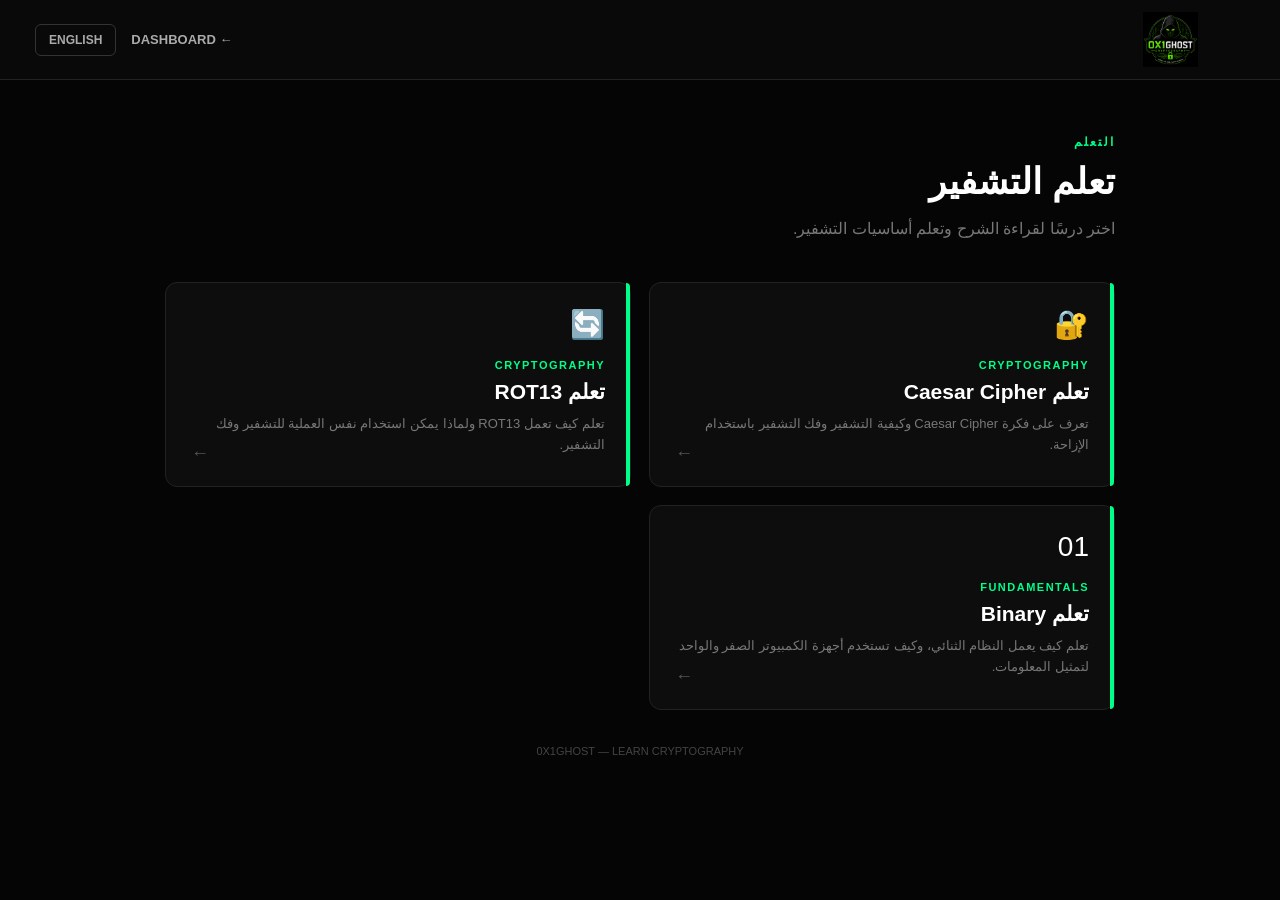
<file: learn.html>
<!DOCTYPE html>
<html lang="ar" dir="rtl">

<head>

    <meta charset="UTF-8">

    <meta
        name="viewport"
        content="width=device-width, initial-scale=1.0"
    >

    <title>Learn | 0X1GHOST</title>

    <link
        rel="icon"
        type="image/png"
        href="favicon.png"
    >

    <style>

        * {
            margin: 0;
            padding: 0;
            box-sizing: border-box;
            font-family: Arial, Helvetica, sans-serif;
        }

        body {
            min-height: 100vh;
            background: #050505;
            color: white;
        }

        .navbar {
            min-height: 70px;
            border-bottom: 1px solid #222;
            background: #090909;

            display: flex;
            align-items: center;
            justify-content: space-between;

            padding: 12px 35px;
            gap: 20px;
        }

        .logo {
            display: flex;
            align-items: center;
            text-decoration: none;
        }

        .logo img {
            display: block;
            width: 150px;
            height: auto;
            max-height: 55px;
            object-fit: contain;
        }

        .nav-right {
            display: flex;
            align-items: center;
            gap: 15px;
            flex-wrap: wrap;
        }

        .nav-link {
            color: #aaa;
            text-decoration: none;
            font-size: 13px;
            font-weight: bold;
            transition: 0.2s;
        }

        .nav-link:hover {
            color: #00ff88;
        }

        .language-btn {
            background: transparent;
            border: 1px solid #333;
            color: #aaa;

            padding: 8px 13px;

            border-radius: 6px;

            font-size: 12px;
            font-weight: bold;

            cursor: pointer;

            transition: 0.2s;
        }

        .language-btn:hover {
            border-color: #00ff88;
            color: #00ff88;
        }

        .container {
            width: 100%;
            max-width: 1000px;

            margin: auto;

            padding: 55px 25px;
        }

        .page-header {
            margin-bottom: 40px;
        }

        .page-label {
            color: #00ff88;

            font-size: 12px;
            font-weight: bold;

            letter-spacing: 2px;

            margin-bottom: 12px;
        }

        .page-title {
            font-size: 36px;
            margin-bottom: 12px;
        }

        .page-description {
            color: #777;
            line-height: 1.7;
            max-width: 750px;
        }

        .lessons-list.hidden {
            display: none;
        }

        .lessons-grid {
            display: grid;

            grid-template-columns:
                repeat(2, 1fr);

            gap: 18px;
        }

        .lesson-card {
            position: relative;

            display: block;

            width: 100%;
            min-height: 205px;

            padding: 25px;

            background: #0d0d0d;

            border: 1px solid #222;

            border-radius: 12px;

            text-decoration: none;
            color: white;

            cursor: pointer;

            transition:
                transform 0.2s,
                border-color 0.2s,
                box-shadow 0.2s;
        }

        .lesson-card:hover {
            transform: translateY(-4px);

            border-color: #00ff88;

            box-shadow:
                0 0 25px
                rgba(0, 255, 136, 0.08);
        }

        .lesson-card::before {
            content: "";

            position: absolute;

            top: 0;
            right: 0;

            width: 4px;
            height: 100%;

            background: #00ff88;

            border-radius:
                0 12px 12px 0;
        }

        html[dir="ltr"] .lesson-card::before {
            right: auto;
            left: 0;

            border-radius:
                12px 0 0 12px;
        }

        .card-icon {
            font-size: 28px;
            margin-bottom: 18px;
        }

        .card-label {
            color: #00ff88;

            font-size: 11px;
            font-weight: bold;

            letter-spacing: 1.5px;

            margin-bottom: 9px;
        }

        .card-title {
            font-size: 21px;
            margin-bottom: 10px;
        }

        .card-description {
            color: #777;

            font-size: 13px;

            line-height: 1.6;
        }

        .card-arrow {
            position: absolute;

            bottom: 22px;
            left: 25px;

            color: #555;

            font-size: 18px;

            transition: 0.2s;
        }

        html[dir="ltr"] .card-arrow {
            left: auto;
            right: 25px;
        }

        .lesson-card:hover .card-arrow {
            color: #00ff88;

            transform:
                translateX(-3px);
        }

        html[dir="ltr"]
        .lesson-card:hover
        .card-arrow {
            transform:
                translateX(3px);
        }

        .lesson-view {
            display: none;
        }

        .lesson-view.active {
            display: block;
        }

        .lesson-header {
            margin-bottom: 30px;
        }

        .back-lessons {
            display: inline-block;

            color: #aaa;

            text-decoration: none;

            font-size: 13px;
            font-weight: bold;

            margin-bottom: 25px;

            transition: 0.2s;
        }

        .back-lessons:hover {
            color: #00ff88;
        }

        .lesson-type {
            color: #00ff88;

            font-size: 12px;
            font-weight: bold;

            letter-spacing: 2px;

            margin-bottom: 12px;
        }

        .lesson-main-title {
            font-size: 34px;
            margin-bottom: 12px;
        }

        .lesson-subtitle {
            color: #777;
            line-height: 1.7;
        }

        .lesson-content {
            background: #0d0d0d;

            border: 1px solid #222;

            border-radius: 12px;

            padding: 35px;
        }

        .lesson-content h2 {
            color: white;

            font-size: 20px;

            margin-top: 30px;
            margin-bottom: 15px;
        }

        .lesson-content h2:first-child {
            margin-top: 0;
        }

        .lesson-content p {
            color: #aaa;

            line-height: 1.9;

            margin-bottom: 18px;
        }

        .info-box {
            background: #080808;

            border: 1px solid #292929;

            border-right: 3px solid #00ff88;

            border-radius: 8px;

            padding: 18px;

            color: #aaa;

            line-height: 1.8;

            margin: 20px 0;
        }

        html[dir="ltr"] .info-box {
            border-right: 1px solid #292929;
            border-left: 3px solid #00ff88;
        }

        .info-box strong {
            color: #00ff88;
        }

        .example-box {
            background: #070707;

            border: 1px solid #292929;

            border-radius: 8px;

            padding: 20px;

            margin: 20px 0;
        }

        .example-label {
            color: #666;

            font-size: 11px;

            font-weight: bold;

            letter-spacing: 1px;

            margin-bottom: 12px;
        }

        .example-code {
            color: #00ff88;

            font-family:
                Consolas,
                Monaco,
                monospace;

            font-size: 16px;

            line-height: 1.9;

            direction: ltr;

            text-align: left;

            overflow-wrap: anywhere;
        }

        .steps {
            display: flex;

            flex-direction: column;

            gap: 12px;

            margin: 20px 0;
        }

        .step {
            display: flex;

            align-items: flex-start;

            gap: 14px;

            background: #080808;

            border: 1px solid #222;

            border-radius: 8px;

            padding: 15px;
        }

        .step-number {
            min-width: 29px;
            height: 29px;

            display: flex;

            align-items: center;
            justify-content: center;

            border-radius: 50%;

            background: #101010;

            border: 1px solid #00ff88;

            color: #00ff88;

            font-size: 12px;
            font-weight: bold;
        }

        .step-text {
            color: #aaa;
            line-height: 1.7;
        }

        .table-wrapper {
            width: 100%;

            overflow-x: auto;

            margin: 20px 0;
        }

        table {
            width: 100%;

            min-width: 500px;

            border-collapse: collapse;
        }

        th,
        td {
            border: 1px solid #292929;

            padding: 13px;

            text-align: center;
        }

        th {
            background: #111;

            color: #00ff88;

            font-size: 13px;
        }

        td {
            background: #080808;

            color: #aaa;

            font-family:
                Consolas,
                Monaco,
                monospace;

            direction: ltr;
        }

        .warning-box {
            background:
                rgba(255, 209, 102, 0.05);

            border: 1px solid
                rgba(255, 209, 102, 0.2);

            border-right: 3px solid #ffd166;

            border-radius: 8px;

            padding: 18px;

            color: #aaa;

            line-height: 1.8;

            margin-top: 25px;
        }

        html[dir="ltr"] .warning-box {
            border-right:
                1px solid
                rgba(255, 209, 102, 0.2);

            border-left: 3px solid #ffd166;
        }

        .warning-box strong {
            color: #ffd166;
        }

        .history-box {
            background: #080808;

            border: 1px solid #292929;

            border-right: 3px solid #00ff88;

            border-radius: 8px;

            padding: 20px;

            margin: 20px 0;

            color: #aaa;

            line-height: 1.9;
        }

        html[dir="ltr"] .history-box {
            border-right: 1px solid #292929;
            border-left: 3px solid #00ff88;
        }

        .history-year {
            color: #00ff88;

            font-family:
                Consolas,
                Monaco,
                monospace;

            font-weight: bold;
        }

        .footer {
            text-align: center;

            color: #444;

            font-size: 11px;

            margin-top: 35px;
        }

        @media (max-width: 700px) {

            .navbar {
                padding: 15px 18px;
            }

            .container {
                padding: 35px 18px;
            }

            .lessons-grid {
                grid-template-columns: 1fr;
            }

            .page-title {
                font-size: 29px;
            }

            .lesson-main-title {
                font-size: 28px;
            }

            .lesson-content {
                padding: 22px;
            }

            .logo img {
                width: 125px;
            }
        }

        @media (max-width: 500px) {

            .nav-right {
                gap: 10px;
            }

            .nav-link {
                font-size: 11px;
            }

            .language-btn {
                padding: 7px 10px;
            }
        }

    </style>

</head>


<body>


<nav class="navbar">

    <a
        href="dashboard.html"
        class="logo"
    >

        <img
            src="logo.png"
            alt="0X1GHOST Logo"
        >

    </a>


    <div class="nav-right">

        <a
            href="dashboard.html"
            class="nav-link"
            id="dashboardLink"
        >
            ← DASHBOARD
        </a>


        <button
            type="button"
            class="language-btn"
            id="languageButton"
        >
            ENGLISH
        </button>

    </div>

</nav>


<main class="container">


    <!-- =====================================
         LESSONS LIST
    ====================================== -->

    <section
        id="lessonsList"
        class="lessons-list"
    >

        <header class="page-header">

            <div
                class="page-label"
                id="pageLabel"
            >
                التعلم
            </div>


            <h1
                class="page-title"
                id="pageTitle"
            >
                تعلم التشفير
            </h1>


            <p
                class="page-description"
                id="pageDescription"
            >
                اختر درسًا لقراءة الشرح وتعلم أساسيات التشفير.
            </p>

        </header>


        <div class="lessons-grid">


            <!-- CAESAR -->

            <article
                class="lesson-card"
                data-lesson="caesar"
                tabindex="0"
                role="button"
            >

                <div class="card-icon">
                    🔐
                </div>

                <div
                    class="card-label"
                    id="caesarCardLabel"
                >
                    CRYPTOGRAPHY
                </div>

                <h2
                    class="card-title"
                    id="caesarCardTitle"
                >
                    تعلم Caesar Cipher
                </h2>

                <p
                    class="card-description"
                    id="caesarCardDescription"
                >
                    تعرف على فكرة Caesar Cipher وكيفية التشفير وفك التشفير باستخدام الإزاحة.
                </p>

                <div class="card-arrow">
                    ←
                </div>

            </article>


            <!-- ROT13 -->

            <article
                class="lesson-card"
                data-lesson="rot13"
                tabindex="0"
                role="button"
            >

                <div class="card-icon">
                    🔄
                </div>

                <div
                    class="card-label"
                    id="rot13CardLabel"
                >
                    CRYPTOGRAPHY
                </div>

                <h2
                    class="card-title"
                    id="rot13CardTitle"
                >
                    تعلم ROT13
                </h2>

                <p
                    class="card-description"
                    id="rot13CardDescription"
                >
                    تعلم كيف تعمل ROT13 ولماذا يمكن استخدام نفس العملية للتشفير وفك التشفير.
                </p>

                <div class="card-arrow">
                    ←
                </div>

            </article>


            <!-- BINARY -->

            <article
                class="lesson-card"
                data-lesson="binary"
                tabindex="0"
                role="button"
            >

                <div class="card-icon">
                    01
                </div>

                <div
                    class="card-label"
                    id="binaryCardLabel"
                >
                    FUNDAMENTALS
                </div>

                <h2
                    class="card-title"
                    id="binaryCardTitle"
                >
                    تعلم Binary
                </h2>

                <p
                    class="card-description"
                    id="binaryCardDescription"
                >
                    تعلم كيف يعمل النظام الثنائي، وكيف تستخدم أجهزة الكمبيوتر الصفر والواحد لتمثيل المعلومات.
                </p>

                <div class="card-arrow">
                    ←
                </div>

            </article>


        </div>


        <div
            class="footer"
            id="listFooter"
        >
            0X1GHOST — LEARN CRYPTOGRAPHY
        </div>

    </section>


    <!-- =====================================
         CAESAR LESSON
    ====================================== -->

    <section
        id="caesarLesson"
        class="lesson-view"
    >

        <header class="lesson-header">

            <a
                href="#"
                class="back-lessons"
                data-back
            >
                → العودة إلى الدروس
            </a>

            <div
                class="lesson-type"
                id="caesarLessonType"
            >
                CRYPTOGRAPHY
            </div>

            <h1
                class="lesson-main-title"
                id="caesarLessonMainTitle"
            >
                Caesar Cipher
            </h1>

            <p
                class="lesson-subtitle"
                id="caesarLessonSubtitle"
            >
                تعلم واحدة من أبسط وأشهر شفرات الاستبدال.
            </p>

        </header>


        <article class="lesson-content">

            <h2 id="caesarDefinitionTitle">
                ما هي Caesar Cipher؟
            </h2>

            <p id="caesarDefinitionText">
                Caesar Cipher هي واحدة من أقدم وأبسط طرق التشفير المعروفة. تعتمد على تحريك كل حرف في الرسالة عددًا ثابتًا من المواقع داخل الأبجدية.
            </p>

            <div class="info-box">

                <strong id="caesarIdeaTitle">
                    الفكرة الأساسية
                </strong>

                <br><br>

                <span id="caesarIdeaText">
                    بدلًا من كتابة الحرف الأصلي، نكتب حرفًا آخر يقع على مسافة محددة منه في الأبجدية.
                </span>

            </div>


            <h2 id="caesarHowTitle">
                كيف تعمل؟
            </h2>

            <p id="caesarHowText">
                لنفترض أننا اخترنا قيمة إزاحة مقدارها 3. هذا يعني أن كل حرف سيتحرك ثلاثة أماكن إلى الأمام.
            </p>

            <div class="example-box">

                <div
                    class="example-label"
                    id="caesarShiftExampleLabel"
                >
                    SHIFT = 3
                </div>

                <div class="example-code">
                    A → D<br>
                    B → E<br>
                    C → F<br>
                    D → G
                </div>

            </div>


            <h2 id="caesarMessageTitle">
                مثال على رسالة
            </h2>

            <p id="caesarMessageText">
                إذا كانت الرسالة الأصلية:
            </p>

            <div class="example-box">

                <div class="example-code">
                    HELLO
                </div>

            </div>

            <p id="caesarEncryptedText">
                باستخدام إزاحة مقدارها 3 تصبح:
            </p>

            <div class="example-box">

                <div class="example-code">
                    KHOOR
                </div>

            </div>


            <h2 id="caesarStepsTitle">
                خطوات التشفير
            </h2>

            <div class="steps">

                <div class="step">
                    <div class="step-number">1</div>

                    <div
                        class="step-text"
                        id="caesarStep1"
                    >
                        اختر قيمة الإزاحة.
                    </div>
                </div>

                <div class="step">
                    <div class="step-number">2</div>

                    <div
                        class="step-text"
                        id="caesarStep2"
                    >
                        خذ كل حرف من الرسالة الأصلية.
                    </div>
                </div>

                <div class="step">
                    <div class="step-number">3</div>

                    <div
                        class="step-text"
                        id="caesarStep3"
                    >
                        حرّك الحرف إلى الأمام بعدد المواقع المحدد.
                    </div>
                </div>

                <div class="step">
                    <div class="step-number">4</div>

                    <div
                        class="step-text"
                        id="caesarStep4"
                    >
                        إذا وصلت إلى نهاية الأبجدية، ارجع إلى بدايتها.
                    </div>
                </div>

            </div>


            <h2 id="caesarAlphabetTitle">
                مثال على الأبجدية
            </h2>

            <div class="table-wrapper">

                <table>

                    <thead>

                        <tr>

                            <th id="caesarOriginalHeader">
                                الأصلية
                            </th>

                            <th id="caesarEncryptedHeader">
                                بعد الإزاحة +3
                            </th>

                        </tr>

                    </thead>

                    <tbody>

                        <tr>

                            <td>
                                ABCDEFGHIJKLMNOPQRSTUVWXYZ
                            </td>

                            <td>
                                DEFGHIJKLMNOPQRSTUVWXYZABC
                            </td>

                        </tr>

                    </tbody>

                </table>

            </div>


            <h2 id="caesarDecryptTitle">
                كيف نفك التشفير؟
            </h2>

            <p id="caesarDecryptText">
                لفك تشفير Caesar Cipher نستخدم العملية العكسية. بدلًا من تحريك الحروف إلى الأمام، نحركها إلى الخلف بنفس قيمة الإزاحة.
            </p>

            <div class="example-box">

                <div
                    class="example-label"
                    id="caesarDecryptExampleLabel"
                >
                    DECRYPT
                </div>

                <div class="example-code">
                    KHOOR → HELLO
                </div>

            </div>

            <div class="warning-box">

                <strong id="caesarImportantTitle">
                    ملاحظة مهمة
                </strong>

                <br><br>

                <span id="caesarImportantText">
                    Caesar Cipher ليست طريقة تشفير قوية للاستخدام الحقيقي، لأنها تحتوي على عدد محدود من الإزاحات ويمكن تجربة الاحتمالات بسهولة. لكنها ممتازة لتعلم أساسيات التشفير.
                </span>

            </div>

        </article>

        <div class="footer">
            0X1GHOST — LEARN CRYPTOGRAPHY
        </div>

    </section>


    <!-- =====================================
         ROT13 LESSON
    ====================================== -->

    <section
        id="rot13Lesson"
        class="lesson-view"
    >

        <header class="lesson-header">

            <a
                href="#"
                class="back-lessons"
                data-back
            >
                → العودة إلى الدروس
            </a>

            <div
                class="lesson-type"
                id="rot13LessonType"
            >
                CRYPTOGRAPHY
            </div>

            <h1
                class="lesson-main-title"
                id="rot13LessonMainTitle"
            >
                ROT13
            </h1>

            <p
                class="lesson-subtitle"
                id="rot13LessonSubtitle"
            >
                تعرف على ROT13، وهي طريقة تعتمد على تدوير حروف الأبجدية بمقدار 13 مكانًا.
            </p>

        </header>


        <article class="lesson-content">

            <h2 id="rot13DefinitionTitle">
                ما هي ROT13؟
            </h2>

            <p id="rot13DefinitionText">
                ROT13 هي طريقة بسيطة لتحويل النص تعتمد على تدوير كل حرف إنجليزي بمقدار 13 مكانًا داخل الأبجدية. اسم ROT13 يعني Rotation 13.
            </p>

            <div class="info-box">

                <strong id="rot13IdeaTitle">
                    الفكرة الأساسية
                </strong>

                <br><br>

                <span id="rot13IdeaText">
                    الأبجدية الإنجليزية تحتوي على 26 حرفًا. عند تحريك كل حرف 13 مكانًا، تحصل على الحرف المقابل له في النصف الآخر من الأبجدية.
                </span>

            </div>


            <h2 id="rot13HowTitle">
                كيف تعمل؟
            </h2>

            <p id="rot13HowText">
                نقسم الأبجدية إلى مجموعتين، كل مجموعة تحتوي على 13 حرفًا، ثم نطابق كل حرف من المجموعة الأولى مع الحرف المقابل له في المجموعة الثانية.
            </p>

            <div class="example-box">

                <div
                    class="example-label"
                    id="rot13AlphabetLabel"
                >
                    ROT13 ALPHABET
                </div>

                <div class="example-code">
                    ABCDEFGHIJKLM<br>
                    NOPQRSTUVWXYZ
                </div>

            </div>


            <h2 id="rot13ExampleTitle">
                مثال بسيط
            </h2>

            <p id="rot13ExampleText">
                إذا كانت الرسالة الأصلية:
            </p>

            <div class="example-box">

                <div class="example-code">
                    HELLO
                </div>

            </div>

            <p id="rot13EncryptedText">
                بعد تطبيق ROT13 تصبح:
            </p>

            <div class="example-box">

                <div class="example-code">
                    URYYB
                </div>

            </div>


            <h2 id="rot13StepsTitle">
                خطوات ROT13
            </h2>

            <div class="steps">

                <div class="step">
                    <div class="step-number">1</div>

                    <div
                        class="step-text"
                        id="rot13Step1"
                    >
                        خذ الحرف من الرسالة.
                    </div>
                </div>

                <div class="step">
                    <div class="step-number">2</div>

                    <div
                        class="step-text"
                        id="rot13Step2"
                    >
                        حرّك الحرف 13 مكانًا إلى الأمام.
                    </div>
                </div>

                <div class="step">
                    <div class="step-number">3</div>

                    <div
                        class="step-text"
                        id="rot13Step3"
                    >
                        إذا تجاوزت نهاية الأبجدية، أكمل من بدايتها.
                    </div>
                </div>

                <div class="step">
                    <div class="step-number">4</div>

                    <div
                        class="step-text"
                        id="rot13Step4"
                    >
                        كرر العملية مع جميع الحروف.
                    </div>
                </div>

            </div>


            <h2 id="rot13MappingTitle">
                أمثلة على تحويل الحروف
            </h2>

            <div class="table-wrapper">

                <table>

                    <thead>

                        <tr>

                            <th id="rot13OriginalHeader">
                                الحرف الأصلي
                            </th>

                            <th id="rot13ResultHeader">
                                ROT13
                            </th>

                        </tr>

                    </thead>

                    <tbody>

                        <tr>
                            <td>A</td>
                            <td>N</td>
                        </tr>

                        <tr>
                            <td>B</td>
                            <td>O</td>
                        </tr>

                        <tr>
                            <td>C</td>
                            <td>P</td>
                        </tr>

                        <tr>
                            <td>H</td>
                            <td>U</td>
                        </tr>

                        <tr>
                            <td>N</td>
                            <td>A</td>
                        </tr>

                        <tr>
                            <td>Z</td>
                            <td>M</td>
                        </tr>

                    </tbody>

                </table>

            </div>


            <h2 id="rot13DecryptTitle">
                كيف نفك ROT13؟
            </h2>

            <p id="rot13DecryptText">
                المميز في ROT13 هو أن نفس العملية تستخدم للتشفير وفك التشفير. إذا طبقت ROT13 مرة ثانية على النص المشفر، تحصل على النص الأصلي.
            </p>

            <div class="example-box">

                <div
                    class="example-label"
                    id="rot13DecryptExampleLabel"
                >
                    DECRYPT
                </div>

                <div class="example-code">
                    URYYB → HELLO
                </div>

            </div>

            <div class="info-box">

                <strong id="rot13DoubleTitle">
                    ROT13 مرتين
                </strong>

                <br><br>

                <span id="rot13DoubleText">
                    تطبيق ROT13 مرتين يعيد النص إلى حالته الأصلية، لأن 13 + 13 = 26.
                </span>

            </div>

            <div class="warning-box">

                <strong id="rot13ImportantTitle">
                    ملاحظة مهمة
                </strong>

                <br><br>

                <span id="rot13ImportantText">
                    ROT13 ليست تشفيرًا آمنًا لحماية المعلومات الحساسة. هي طريقة تحويل بسيطة ومعروفة ويمكن عكسها بسهولة.
                </span>

            </div>

        </article>

        <div class="footer">
            0X1GHOST — LEARN CRYPTOGRAPHY
        </div>

    </section>


    <!-- =====================================
         BINARY LESSON
    ====================================== -->

    <section
        id="binaryLesson"
        class="lesson-view"
    >

        <header class="lesson-header">

            <a
                href="#"
                class="back-lessons"
                data-back
            >
                → العودة إلى الدروس
            </a>

            <div
                class="lesson-type"
                id="binaryLessonType"
            >
                FUNDAMENTALS
            </div>

            <h1
                class="lesson-main-title"
                id="binaryLessonMainTitle"
            >
                Binary
            </h1>

            <p
                class="lesson-subtitle"
                id="binaryLessonSubtitle"
            >
                تعلم النظام الثنائي، اللغة الرقمية التي تعتمد على الصفر والواحد.
            </p>

        </header>


        <article class="lesson-content">


            <!-- DEFINITION -->

            <h2 id="binaryDefinitionTitle">
                ما هو Binary؟
            </h2>

            <p id="binaryDefinitionText">
                النظام الثنائي أو Binary هو نظام عددي يعتمد على رقمين فقط: 0 و1. بينما النظام العشري الذي نستخدمه يوميًا يعتمد على عشرة أرقام من 0 إلى 9، يعتمد Binary على رقمين فقط.
            </p>


            <div class="info-box">

                <strong id="binaryIdeaTitle">
                    الفكرة الأساسية
                </strong>

                <br><br>

                <span id="binaryIdeaText">
                    كل خانة في الرقم الثنائي تمثل قوة من قوى الرقم 2. لذلك تسمى كل خانة Binary Digit أو Bit.
                </span>

            </div>


            <!-- HISTORY -->

            <h2 id="binaryHistoryTitle">
                تاريخ النظام الثنائي
            </h2>

            <p id="binaryHistoryText">
                تاريخ Binary أقدم من أجهزة الكمبيوتر الحديثة. توجد أعمال رياضية أقدم تعاملت مع أنظمة عددية تعتمد على أساسات مختلفة، لكن غوتفريد فيلهلم لايبنتز يُنسب إليه تطوير نظام الحساب الثنائي الحديث بصورته الرياضية المعروفة.
            </p>


            <div class="history-box">

                <strong id="binaryLeibnizTitle">
                    غوتفريد فيلهلم لايبنتز
                </strong>

                <br><br>

                <span id="binaryLeibnizText">
                    طوّر لايبنتز نظام الحساب بالأساس 2 في القرن السابع عشر، وكان قد أتقن نظامه بحلول عام 1679. ثم نُشرت أفكاره عن الحساب الثنائي في أوائل القرن الثامن عشر. لذلك يُعد من أهم الشخصيات المرتبطة بتطوير Binary الحديث.
                </span>

                <br><br>

                <span class="history-year">
                    1679
                </span>

                —
                
                <span id="binaryYearText">
                    تطوير نظام الحساب الثنائي لدى لايبنتز.
                </span>

            </div>


            <div class="info-box">

                <strong id="binaryBeforeTitle">
                    هل كان لايبنتز أول شخص فكر في Binary؟
                </strong>

                <br><br>

                <span id="binaryBeforeText">
                    ليس بالضرورة. توجد أدلة على أن علماء قبل لايبنتز تعاملوا مع أنظمة عددية أخرى، وهناك أعمال منسوبة إلى Thomas Harriot تحتوي على حسابات باستخدام النظام الثنائي قبل لايبنتز. لذلك الأدق أن نقول إن لايبنتز طوّر ونسّق الحساب الثنائي الحديث، وليس أنه أول إنسان عرف فكرة استخدام أساس 2.
                </span>

            </div>


            <!-- HOW BINARY WORKS -->

            <h2 id="binaryHowTitle">
                كيف يعمل Binary؟
            </h2>

            <p id="binaryHowText">
                في النظام العشري، قيمة الخانات تعتمد على قوى الرقم 10. أما في Binary، فقيمة الخانات تعتمد على قوى الرقم 2.
            </p>


            <div class="example-box">

                <div
                    class="example-label"
                    id="binaryPowersLabel"
                >
                    POWERS OF 2
                </div>

                <div class="example-code">
                    2⁴ = 16<br>
                    2³ = 8<br>
                    2² = 4<br>
                    2¹ = 2<br>
                    2⁰ = 1
                </div>

            </div>


            <!-- EXAMPLE -->

            <h2 id="binaryExampleTitle">
                مثال: تحويل Binary إلى Decimal
            </h2>

            <p id="binaryExampleText">
                لنأخذ الرقم الثنائي 1011. نكتب قيمة كل خانة حسب قوة الرقم 2.
            </p>


            <div class="example-box">

                <div class="example-code">
                    1  0  1  1<br>
                    ↓  ↓  ↓  ↓<br>
                    8  4  2  1
                </div>

            </div>


            <p id="binaryCalculationText">
                الآن نجمع الخانات التي تحتوي على 1: 8 + 2 + 1 = 11.
            </p>


            <div class="example-box">

                <div class="example-code">
                    1011₂ = 11₁₀
                </div>

            </div>


            <!-- STEPS -->

            <h2 id="binaryStepsTitle">
                خطوات التحويل
            </h2>


            <div class="steps">

                <div class="step">

                    <div class="step-number">
                        1
                    </div>

                    <div
                        class="step-text"
                        id="binaryStep1"
                    >
                        اكتب الرقم الثنائي من اليمين إلى اليسار.
                    </div>

                </div>


                <div class="step">

                    <div class="step-number">
                        2
                    </div>

                    <div
                        class="step-text"
                        id="binaryStep2"
                    >
                        أعطِ أول خانة من اليمين القوة 2⁰، ثم 2¹، ثم 2² وهكذا.
                    </div>

                </div>


                <div class="step">

                    <div class="step-number">
                        3
                    </div>

                    <div
                        class="step-text"
                        id="binaryStep3"
                    >
                        اضرب كل Bit في قيمة الخانة المقابلة له.
                    </div>

                </div>


                <div class="step">

                    <div class="step-number">
                        4
                    </div>

                    <div
                        class="step-text"
                        id="binaryStep4"
                    >
                        اجمع النتائج للحصول على الرقم العشري.
                    </div>

                </div>

            </div>


            <!-- TABLE -->

            <h2 id="binaryTableTitle">
                أمثلة سريعة
            </h2>


            <div class="table-wrapper">

                <table>

                    <thead>

                        <tr>

                            <th id="binaryHeader">
                                Binary
                            </th>

                            <th id="decimalHeader">
                                Decimal
                            </th>

                        </tr>

                    </thead>

                    <tbody>

                        <tr>
                            <td>0</td>
                            <td>0</td>
                        </tr>

                        <tr>
                            <td>1</td>
                            <td>1</td>
                        </tr>

                        <tr>
                            <td>10</td>
                            <td>2</td>
                        </tr>

                        <tr>
                            <td>11</td>
                            <td>3</td>
                        </tr>

                        <tr>
                            <td>100</td>
                            <td>4</td>
                        </tr>

                        <tr>
                            <td>101</td>
                            <td>5</td>
                        </tr>

                        <tr>
                            <td>110</td>
                            <td>6</td>
                        </tr>

                        <tr>
                            <td>111</td>
                            <td>7</td>
                        </tr>

                        <tr>
                            <td>1000</td>
                            <td>8</td>
                        </tr>

                    </tbody>

                </table>

            </div>


            <!-- BITS -->

            <h2 id="binaryBitsTitle">
                ما هو الـ Bit؟
            </h2>

            <p id="binaryBitsText">
                كلمة Bit هي اختصار لـ Binary Digit، أي خانة ثنائية. يمكن للـ Bit أن يحمل قيمة واحدة من قيمتين فقط: 0 أو 1.
            </p>


            <div class="example-box">

                <div
                    class="example-label"
                    id="binaryBitsLabel"
                >
                    ONE BYTE
                </div>

                <div class="example-code">
                    01001000
                </div>

            </div>


            <p id="binaryByteText">
                عندما نجمع 8 Bits نحصل على Byte. والـ Byte يمكنه تمثيل 256 قيمة مختلفة، من 0 إلى 255 عند استخدام تمثيل غير موقّع.
            </p>


            <!-- COMPUTERS -->

            <h2 id="binaryComputersTitle">
                لماذا تستخدم أجهزة الكمبيوتر Binary؟
            </h2>

            <p id="binaryComputersText">
                الأجهزة الإلكترونية الرقمية تعمل بسهولة أكبر مع حالتين مميزتين، مثل وجود إشارة كهربائية أو عدم وجودها. يمكن تمثيل هاتين الحالتين منطقيًا بالرقمين 1 و0، ولهذا أصبح النظام الثنائي أساسًا مهمًا للحوسبة الرقمية.
            </p>


            <div class="info-box">

                <strong id="binaryComputerIdeaTitle">
                    من Binary إلى المعلومات
                </strong>

                <br><br>

                <span id="binaryComputerIdeaText">
                    الكمبيوتر لا يرى الحروف والصور والأصوات بالطريقة التي نراها نحن. في النهاية يتم تمثيل هذه البيانات داخليًا باستخدام Bits، ثم تُفسر هذه الـBits وفق قواعد وأنظمة مختلفة.
                </span>

            </div>


            <!-- ASCII -->

            <h2 id="binaryAsciiTitle">
                Binary و ASCII
            </h2>

            <p id="binaryAsciiText">
                يمكن استخدام Binary لتمثيل الحروف أيضًا. مثلًا، الحرف H في ASCII له القيمة العشرية 72، وتمثيله الثنائي هو 01001000.
            </p>


            <div class="example-box">

                <div class="example-code">
                    H<br>
                    72<br>
                    01001000
                </div>

            </div>


            <!-- WARNING -->

            <div class="warning-box">

                <strong id="binaryImportantTitle">
                    ملاحظة مهمة
                </strong>

                <br><br>

                <span id="binaryImportantText">
                    Binary ليس نوعًا من التشفير بحد ذاته. هو نظام عددي وتمثيل للبيانات. قد يظهر في تحديات CTF مع التشفير أو الترميز، لكن تحويل Binary إلى نص لا يعني أنك كسرت تشفيرًا قويًا.
                </span>

            </div>


        </article>


        <div class="footer">
            0X1GHOST — LEARN CRYPTOGRAPHY
        </div>

    </section>


</main>


<script>


/* =========================================
   LANGUAGE SYSTEM
========================================= */

let currentLanguage = "ar";


const languageButton =
    document.getElementById(
        "languageButton"
    );


const translations = {


    /* =====================================
       ARABIC
    ===================================== */

    ar: {

        direction: "rtl",

        languageButton:
            "ENGLISH",

        dashboard:
            "← DASHBOARD",

        pageLabel:
            "التعلم",

        pageTitle:
            "تعلم التشفير",

        pageDescription:
            "اختر درسًا لقراءة الشرح وتعلم أساسيات التشفير.",


        /* CAESAR CARD */

        caesarCardLabel:
            "CRYPTOGRAPHY",

        caesarCardTitle:
            "تعلم Caesar Cipher",

        caesarCardDescription:
            "تعرف على فكرة Caesar Cipher وكيفية التشفير وفك التشفير باستخدام الإزاحة.",


        /* ROT13 CARD */

        rot13CardLabel:
            "CRYPTOGRAPHY",

        rot13CardTitle:
            "تعلم ROT13",

        rot13CardDescription:
            "تعلم كيف تعمل ROT13 ولماذا يمكن استخدام نفس العملية للتشفير وفك التشفير.",


        /* BINARY CARD */

        binaryCardLabel:
            "FUNDAMENTALS",

        binaryCardTitle:
            "تعلم Binary",

        binaryCardDescription:
            "تعلم كيف يعمل النظام الثنائي، وكيف تستخدم أجهزة الكمبيوتر الصفر والواحد لتمثيل المعلومات.",


        /* GENERAL */

        backLessons:
            "→ العودة إلى الدروس",


        /* =================================
           CAESAR
        ================================= */

        caesarLessonType:
            "CRYPTOGRAPHY",

        caesarLessonMainTitle:
            "Caesar Cipher",

        caesarLessonSubtitle:
            "تعلم واحدة من أبسط وأشهر شفرات الاستبدال.",

        caesarDefinitionTitle:
            "ما هي Caesar Cipher؟",

        caesarDefinitionText:
            "Caesar Cipher هي واحدة من أقدم وأبسط طرق التشفير المعروفة. تعتمد على تحريك كل حرف في الرسالة عددًا ثابتًا من المواقع داخل الأبجدية.",

        caesarIdeaTitle:
            "الفكرة الأساسية",

        caesarIdeaText:
            "بدلًا من كتابة الحرف الأصلي، نكتب حرفًا آخر يقع على مسافة محددة منه في الأبجدية.",

        caesarHowTitle:
            "كيف تعمل؟",

        caesarHowText:
            "لنفرض أننا اخترنا قيمة إزاحة مقدارها 3. هذا يعني أن كل حرف سيتحرك ثلاثة أماكن إلى الأمام.",

        caesarShiftExampleLabel:
            "SHIFT = 3",

        caesarMessageTitle:
            "مثال على رسالة",

        caesarMessageText:
            "إذا كانت الرسالة الأصلية:",

        caesarEncryptedText:
            "باستخدام إزاحة مقدارها 3 تصبح:",

        caesarStepsTitle:
            "خطوات التشفير",

        caesarStep1:
            "اختر قيمة الإزاحة.",

        caesarStep2:
            "خذ كل حرف من الرسالة الأصلية.",

        caesarStep3:
            "حرّك الحرف إلى الأمام بعدد المواقع المحدد.",

        caesarStep4:
            "إذا وصلت إلى نهاية الأبجدية، ارجع إلى بدايتها.",

        caesarAlphabetTitle:
            "مثال على الأبجدية",

        caesarOriginalHeader:
            "الأصلية",

        caesarEncryptedHeader:
            "بعد الإزاحة +3",

        caesarDecryptTitle:
            "كيف نفك التشفير؟",

        caesarDecryptText:
            "لفك تشفير Caesar Cipher نستخدم العملية العكسية. بدلًا من تحريك الحروف إلى الأمام، نحركها إلى الخلف بنفس قيمة الإزاحة.",

        caesarDecryptExampleLabel:
            "DECRYPT",

        caesarImportantTitle:
            "ملاحظة مهمة",

        caesarImportantText:
            "Caesar Cipher ليست طريقة تشفير قوية للاستخدام الحقيقي، لأنها تحتوي على عدد محدود من الإزاحات ويمكن تجربة الاحتمالات بسهولة. لكنها ممتازة لتعلم أساسيات التشفير.",


        /* =================================
           ROT13
        ================================= */

        rot13LessonType:
            "CRYPTOGRAPHY",

        rot13LessonMainTitle:
            "ROT13",

        rot13LessonSubtitle:
            "تعرف على ROT13، وهي طريقة تعتمد على تدوير حروف الأبجدية بمقدار 13 مكانًا.",

        rot13DefinitionTitle:
            "ما هي ROT13؟",

        rot13DefinitionText:
            "ROT13 هي طريقة بسيطة لتحويل النص تعتمد على تدوير كل حرف إنجليزي بمقدار 13 مكانًا داخل الأبجدية. اسم ROT13 يعني Rotation 13.",

        rot13IdeaTitle:
            "الفكرة الأساسية",

        rot13IdeaText:
            "الأبجدية الإنجليزية تحتوي على 26 حرفًا. عند تحريك كل حرف 13 مكانًا، تحصل على الحرف المقابل له في النصف الآخر من الأبجدية.",

        rot13HowTitle:
            "كيف تعمل؟",

        rot13HowText:
            "نقسم الأبجدية إلى مجموعتين، كل مجموعة تحتوي على 13 حرفًا، ثم نطابق كل حرف من المجموعة الأولى مع الحرف المقابل له في المجموعة الثانية.",

        rot13AlphabetLabel:
            "ROT13 ALPHABET",

        rot13ExampleTitle:
            "مثال بسيط",

        rot13ExampleText:
            "إذا كانت الرسالة الأصلية:",

        rot13EncryptedText:
            "بعد تطبيق ROT13 تصبح:",

        rot13StepsTitle:
            "خطوات ROT13",

        rot13Step1:
            "خذ الحرف من الرسالة.",

        rot13Step2:
            "حرّك الحرف 13 مكانًا إلى الأمام.",

        rot13Step3:
            "إذا تجاوزت نهاية الأبجدية، أكمل من بدايتها.",

        rot13Step4:
            "كرر العملية مع جميع الحروف.",

        rot13MappingTitle:
            "أمثلة على تحويل الحروف",

        rot13OriginalHeader:
            "الحرف الأصلي",

        rot13ResultHeader:
            "ROT13",

        rot13DecryptTitle:
            "كيف نفك ROT13؟",

        rot13DecryptText:
            "المميز في ROT13 هو أن نفس العملية تستخدم للتشفير وفك التشفير. إذا طبقت ROT13 مرة ثانية على النص المشفر، تحصل على النص الأصلي.",

        rot13DecryptExampleLabel:
            "DECRYPT",

        rot13DoubleTitle:
            "ROT13 مرتين",

        rot13DoubleText:
            "تطبيق ROT13 مرتين يعيد النص إلى حالته الأصلية، لأن 13 + 13 = 26، وعدد حروف الأبجدية الإنجليزية هو 26.",

        rot13ImportantTitle:
            "ملاحظة مهمة",

        rot13ImportantText:
            "ROT13 ليست تشفيرًا آمنًا لحماية المعلومات الحساسة. هي طريقة تحويل بسيطة ومعروفة ويمكن عكسها بسهولة.",


        /* =================================
           BINARY
        ================================= */

        binaryLessonType:
            "FUNDAMENTALS",

        binaryLessonMainTitle:
            "Binary",

        binaryLessonSubtitle:
            "تعلم النظام الثنائي، اللغة الرقمية التي تعتمد على الصفر والواحد.",

        binaryDefinitionTitle:
            "ما هو Binary؟",

        binaryDefinitionText:
            "النظام الثنائي أو Binary هو نظام عددي يعتمد على رقمين فقط: 0 و1. بينما النظام العشري الذي نستخدمه يوميًا يعتمد على عشرة أرقام من 0 إلى 9، يعتمد Binary على رقمين فقط.",

        binaryIdeaTitle:
            "الفكرة الأساسية",

        binaryIdeaText:
            "كل خانة في الرقم الثنائي تمثل قوة من قوى الرقم 2. لذلك تسمى كل خانة Binary Digit أو Bit.",

        binaryHistoryTitle:
            "تاريخ النظام الثنائي",

        binaryHistoryText:
            "تاريخ Binary أقدم من أجهزة الكمبيوتر الحديثة. توجد أعمال رياضية أقدم تعاملت مع أنظمة عددية تعتمد على أساسات مختلفة، لكن غوتفريد فيلهلم لايبنتز يُنسب إليه تطوير نظام الحساب الثنائي الحديث بصورته الرياضية المعروفة.",

        binaryLeibnizTitle:
            "غوتفريد فيلهلم لايبنتز",

        binaryLeibnizText:
            "طوّر لايبنتز نظام الحساب بالأساس 2 في القرن السابع عشر، وكان قد أتقن نظامه بحلول عام 1679. ثم نُشرت أفكاره عن الحساب الثنائي في أوائل القرن الثامن عشر. لذلك يُعد من أهم الشخصيات المرتبطة بتطوير Binary الحديث.",

        binaryYearText:
            "تطوير نظام الحساب الثنائي لدى لايبنتز.",

        binaryBeforeTitle:
            "هل كان لايبنتز أول شخص فكر في Binary؟",

        binaryBeforeText:
            "ليس بالضرورة. توجد أدلة على أن علماء قبل لايبنتز تعاملوا مع أنظمة عددية أخرى، وهناك أعمال منسوبة إلى Thomas Harriot تحتوي على حسابات باستخدام النظام الثنائي قبل لايبنتز. لذلك الأدق أن نقول إن لايبنتز طوّر ونسّق الحساب الثنائي الحديث، وليس أنه أول إنسان عرف فكرة استخدام أساس 2.",

        binaryHowTitle:
            "كيف يعمل Binary؟",

        binaryHowText:
            "في النظام العشري، قيمة الخانات تعتمد على قوى الرقم 10. أما في Binary، فقيمة الخانات تعتمد على قوى الرقم 2.",

        binaryPowersLabel:
            "POWERS OF 2",

        binaryExampleTitle:
            "مثال: تحويل Binary إلى Decimal",

        binaryExampleText:
            "لنأخذ الرقم الثنائي 1011. نكتب قيمة كل خانة حسب قوة الرقم 2.",

        binaryCalculationText:
            "الآن نجمع الخانات التي تحتوي على 1: 8 + 2 + 1 = 11.",

        binaryStepsTitle:
            "خطوات التحويل",

        binaryStep1:
            "اكتب الرقم الثنائي من اليمين إلى اليسار.",

        binaryStep2:
            "أعطِ أول خانة من اليمين القوة 2⁰، ثم 2¹، ثم 2² وهكذا.",

        binaryStep3:
            "اضرب كل Bit في قيمة الخانة المقابلة له.",

        binaryStep4:
            "اجمع النتائج للحصول على الرقم العشري.",

        binaryTableTitle:
            "أمثلة سريعة",

        binaryHeader:
            "Binary",

        decimalHeader:
            "Decimal",

        binaryBitsTitle:
            "ما هو الـ Bit؟",

        binaryBitsText:
            "كلمة Bit هي اختصار لـ Binary Digit، أي خانة ثنائية. يمكن للـ Bit أن يحمل قيمة واحدة من قيمتين فقط: 0 أو 1.",

        binaryBitsLabel:
            "ONE BYTE",

        binaryByteText:
            "عندما نجمع 8 Bits نحصل على Byte. والـ Byte يمكنه تمثيل 256 قيمة مختلفة، من 0 إلى 255 عند استخدام تمثيل غير موقّع.",

        binaryComputersTitle:
            "لماذا تستخدم أجهزة الكمبيوتر Binary؟",

        binaryComputersText:
            "الأجهزة الإلكترونية الرقمية تعمل بسهولة أكبر مع حالتين مميزتين، مثل وجود إشارة كهربائية أو عدم وجودها. يمكن تمثيل هاتين الحالتين منطقيًا بالرقمين 1 و0، ولهذا أصبح النظام الثنائي أساسًا مهمًا للحوسبة الرقمية.",

        binaryComputerIdeaTitle:
            "من Binary إلى المعلومات",

        binaryComputerIdeaText:
            "الكمبيوتر لا يرى الحروف والصور والأصوات بالطريقة التي نراها نحن. في النهاية يتم تمثيل هذه البيانات داخليًا باستخدام Bits، ثم تُفسر هذه الـBits وفق قواعد وأنظمة مختلفة.",

        binaryAsciiTitle:
            "Binary و ASCII",

        binaryAsciiText:
            "يمكن استخدام Binary لتمثيل الحروف أيضًا. مثلًا، الحرف H في ASCII له القيمة العشرية 72، وتمثيله الثنائي هو 01001000.",

        binaryImportantTitle:
            "ملاحظة مهمة",

        binaryImportantText:
            "Binary ليس نوعًا من التشفير بحد ذاته. هو نظام عددي وتمثيل للبيانات. قد يظهر في تحديات CTF مع التشفير أو الترميز، لكن تحويل Binary إلى نص لا يعني أنك كسرت تشفيرًا قويًا.",


        footer:
            "0X1GHOST — LEARN CRYPTOGRAPHY"

    },


    /* =====================================
       ENGLISH
    ===================================== */

    en: {

        direction: "ltr",

        languageButton:
            "العربية",

        dashboard:
            "← DASHBOARD",

        pageLabel:
            "LEARN",

        pageTitle:
            "Learn Cryptography",

        pageDescription:
            "Choose a lesson to read the explanation and learn cryptography fundamentals.",


        /* CAESAR CARD */

        caesarCardLabel:
            "CRYPTOGRAPHY",

        caesarCardTitle:
            "Learn Caesar Cipher",

        caesarCardDescription:
            "Learn how Caesar Cipher works and how to encrypt and decrypt messages using a shift.",


        /* ROT13 CARD */

        rot13CardLabel:
            "CRYPTOGRAPHY",

        rot13CardTitle:
            "Learn ROT13",

        rot13CardDescription:
            "Learn how ROT13 works and why the same operation can be used for both encryption and decryption.",


        /* BINARY CARD */

        binaryCardLabel:
            "FUNDAMENTALS",

        binaryCardTitle:
            "Learn Binary",

        binaryCardDescription:
            "Learn how the binary system works and how computers use zeros and ones to represent information.",


        backLessons:
            "← BACK TO LESSONS",


        /* CAESAR */

        caesarLessonType:
            "CRYPTOGRAPHY",

        caesarLessonMainTitle:
            "Caesar Cipher",

        caesarLessonSubtitle:
            "Learn one of the simplest and most famous substitution ciphers.",

        caesarDefinitionTitle:
            "What is Caesar Cipher?",

        caesarDefinitionText:
            "Caesar Cipher is one of the oldest and simplest known encryption methods. It works by shifting every letter in a message by a fixed number of positions through the alphabet.",

        caesarIdeaTitle:
            "The Basic Idea",

        caesarIdeaText:
            "Instead of writing the original letter, we replace it with another letter located a fixed distance away in the alphabet.",

        caesarHowTitle:
            "How Does It Work?",

        caesarHowText:
            "Let's say we choose a shift value of 3. This means every letter moves three positions forward.",

        caesarShiftExampleLabel:
            "SHIFT = 3",

        caesarMessageTitle:
            "Message Example",

        caesarMessageText:
            "If the original message is:",

        caesarEncryptedText:
            "Using a shift of 3, it becomes:",

        caesarStepsTitle:
            "Encryption Steps",

        caesarStep1:
            "Choose a shift value.",

        caesarStep2:
            "Take each letter from the original message.",

        caesarStep3:
            "Move the letter forward by the selected number of positions.",

        caesarStep4:
            "If you reach the end of the alphabet, continue again from the beginning.",

        caesarAlphabetTitle:
            "Alphabet Example",

        caesarOriginalHeader:
            "Original",

        caesarEncryptedHeader:
            "After Shift +3",

        caesarDecryptTitle:
            "How Do We Decrypt It?",

        caesarDecryptText:
            "To decrypt a Caesar Cipher, we perform the opposite operation. Instead of shifting the letters forward, we shift them backward by the same amount.",

        caesarDecryptExampleLabel:
            "DECRYPT",

        caesarImportantTitle:
            "Important Note",

        caesarImportantText:
            "Caesar Cipher is not a strong encryption method for real-world security because it has a limited number of possible shifts, making it easy to try every possibility. However, it is excellent for learning the basics of cryptography.",


        /* ROT13 */

        rot13LessonType:
            "CRYPTOGRAPHY",

        rot13LessonMainTitle:
            "ROT13",

        rot13LessonSubtitle:
            "Learn ROT13, a simple method that rotates letters through the alphabet by 13 positions.",

        rot13DefinitionTitle:
            "What is ROT13?",

        rot13DefinitionText:
            "ROT13 is a simple text transformation method that rotates every English letter by 13 positions through the alphabet. The name ROT13 means Rotation 13.",

        rot13IdeaTitle:
            "The Basic Idea",

        rot13IdeaText:
            "The English alphabet contains 26 letters. When every letter is shifted by 13 positions, it becomes the corresponding letter in the other half of the alphabet.",

        rot13HowTitle:
            "How Does It Work?",

        rot13HowText:
            "We divide the alphabet into two groups of 13 letters and match each letter in the first group with the corresponding letter in the second group.",

        rot13AlphabetLabel:
            "ROT13 ALPHABET",

        rot13ExampleTitle:
            "Simple Example",

        rot13ExampleText:
            "If the original message is:",

        rot13EncryptedText:
            "After applying ROT13, it becomes:",

        rot13StepsTitle:
            "ROT13 Steps",

        rot13Step1:
            "Take a letter from the message.",

        rot13Step2:
            "Move the letter 13 positions forward.",

        rot13Step3:
            "If you pass the end of the alphabet, continue from the beginning.",

        rot13Step4:
            "Repeat the process for every letter.",

        rot13MappingTitle:
            "Letter Conversion Examples",

        rot13OriginalHeader:
            "Original Letter",

        rot13ResultHeader:
            "ROT13",

        rot13DecryptTitle:
            "How Do We Decrypt ROT13?",

        rot13DecryptText:
            "The interesting thing about ROT13 is that the same operation is used for both encryption and decryption. If you apply ROT13 a second time to the encrypted text, you get the original text back.",

        rot13DecryptExampleLabel:
            "DECRYPT",

        rot13DoubleTitle:
            "ROT13 Twice",

        rot13DoubleText:
            "Applying ROT13 twice returns the text to its original form because 13 + 13 = 26, and the English alphabet contains 26 letters.",

        rot13ImportantTitle:
            "Important Note",

        rot13ImportantText:
            "ROT13 is not secure encryption for protecting sensitive information. It is a simple and well-known transformation that can be easily reversed.",


        /* =================================
           BINARY
        ================================= */

        binaryLessonType:
            "FUNDAMENTALS",

        binaryLessonMainTitle:
            "Binary",

        binaryLessonSubtitle:
            "Learn the binary system, the digital system based on zeros and ones.",

        binaryDefinitionTitle:
            "What is Binary?",

        binaryDefinitionText:
            "Binary is a number system that uses only two digits: 0 and 1. While the decimal system we use every day has ten digits from 0 to 9, binary uses only two.",

        binaryIdeaTitle:
            "The Basic Idea",

        binaryIdeaText:
            "Each position in a binary number represents a power of 2. Each individual binary digit is called a Bit.",

        binaryHistoryTitle:
            "The History of Binary",

        binaryHistoryText:
            "The history of binary is older than modern computers. Earlier mathematicians explored different number bases, but Gottfried Wilhelm Leibniz is credited with developing the modern mathematical system of binary arithmetic.",

        binaryLeibnizTitle:
            "Gottfried Wilhelm Leibniz",

        binaryLeibnizText:
            "Leibniz developed his base-2 arithmetic in the 17th century and had perfected his system by 1679. His work on binary arithmetic was published in the early 18th century, making him one of the most important figures in the development of modern binary arithmetic.",

        binaryYearText:
            "Leibniz had developed his binary arithmetic.",

        binaryBeforeTitle:
            "Was Leibniz the first person to think about Binary?",

        binaryBeforeText:
            "Not necessarily. Earlier mathematicians explored other number systems, and surviving papers associated with Thomas Harriot contain calculations using binary before Leibniz. The more accurate statement is that Leibniz developed and formalized modern binary arithmetic rather than being the first human to ever use the idea of base 2.",

        binaryHowTitle:
            "How Does Binary Work?",

        binaryHowText:
            "In decimal, the value of each position is based on powers of 10. In binary, the value of each position is based on powers of 2.",

        binaryPowersLabel:
            "POWERS OF 2",

        binaryExampleTitle:
            "Example: Binary to Decimal",

        binaryExampleText:
            "Let's take the binary number 1011. We assign each position a value based on a power of 2.",

        binaryCalculationText:
            "Now add the positions containing 1: 8 + 2 + 1 = 11.",

        binaryStepsTitle:
            "Conversion Steps",

        binaryStep1:
            "Write the binary number from right to left.",

        binaryStep2:
            "Give the rightmost position 2⁰, then 2¹, then 2², and so on.",

        binaryStep3:
            "Multiply each Bit by the value of its position.",

        binaryStep4:
            "Add the results to get the decimal number.",

        binaryTableTitle:
            "Quick Examples",

        binaryHeader:
            "Binary",

        decimalHeader:
            "Decimal",

        binaryBitsTitle:
            "What is a Bit?",

        binaryBitsText:
            "Bit is short for Binary Digit. A Bit can hold only one of two values: 0 or 1.",

        binaryBitsLabel:
            "ONE BYTE",

        binaryByteText:
            "When 8 Bits are grouped together, they form a Byte. A Byte can represent 256 different values, from 0 to 255 when using unsigned representation.",

        binaryComputersTitle:
            "Why Do Computers Use Binary?",

        binaryComputersText:
            "Digital electronics can work naturally with two distinct states, such as the presence or absence of an electrical signal. These two states can be represented logically as 1 and 0, which is why binary became fundamental to digital computing.",

        binaryComputerIdeaTitle:
            "From Binary to Information",

        binaryComputerIdeaText:
            "A computer does not see letters, images, or sounds the way humans do. Ultimately, these types of data can be represented internally using Bits and interpreted according to different encoding and data formats.",

        binaryAsciiTitle:
            "Binary and ASCII",

        binaryAsciiText:
            "Binary can also represent characters. For example, the character H has the decimal ASCII value 72, which is represented in binary as 01001000.",

        binaryImportantTitle:
            "Important Note",

        binaryImportantText:
            "Binary is not encryption by itself. It is a number system and a way of representing data. It can appear in CTF challenges together with encoding or cryptography, but converting binary to text does not mean that strong encryption has been broken.",


        footer:
            "0X1GHOST — LEARN CRYPTOGRAPHY"

    }

};


/* =========================================
   ELEMENTS
========================================= */

const lessonsList =
    document.getElementById(
        "lessonsList"
    );

const lessonViews =
    document.querySelectorAll(
        ".lesson-view"
    );

const lessonCards =
    document.querySelectorAll(
        "[data-lesson]"
    );

const backButtons =
    document.querySelectorAll(
        "[data-back]"
    );


/* =========================================
   OPEN LESSON
========================================= */

function openLesson(
    lesson
) {

    lessonsList.classList.add(
        "hidden"
    );


    lessonViews.forEach(
        function(view) {

            view.classList.remove(
                "active"
            );

        }
    );


    const selectedLesson =
        document.getElementById(
            lesson + "Lesson"
        );


    if (!selectedLesson) {

        closeLesson();

        return;

    }


    selectedLesson.classList.add(
        "active"
    );


    window.scrollTo({
        top: 0,
        behavior: "smooth"
    });


    history.replaceState(
        null,
        "",
        "#" + lesson
    );

}


/* =========================================
   CLOSE LESSON
========================================= */

function closeLesson() {

    lessonViews.forEach(
        function(view) {

            view.classList.remove(
                "active"
            );

        }
    );


    lessonsList.classList.remove(
        "hidden"
    );


    window.scrollTo({
        top: 0,
        behavior: "smooth"
    });


    history.replaceState(
        null,
        "",
        "#learn"
    );

}


/* =========================================
   CARD CLICK
========================================= */

lessonCards.forEach(
    function(card) {

        card.addEventListener(
            "click",
            function() {

                openLesson(
                    card.dataset.lesson
                );

            }
        );


        card.addEventListener(
            "keydown",
            function(event) {

                if (
                    event.key === "Enter" ||
                    event.key === " "
                ) {

                    event.preventDefault();

                    openLesson(
                        card.dataset.lesson
                    );

                }

            }
        );

    }
);


/* =========================================
   BACK BUTTONS
========================================= */

backButtons.forEach(
    function(button) {

        button.addEventListener(
            "click",
            function(event) {

                event.preventDefault();

                closeLesson();

            }
        );

    }
);


/* =========================================
   HASH SUPPORT
========================================= */

function checkHash() {

    const hash =
        window.location.hash
            .replace("#", "")
            .toLowerCase();


    if (
        hash === "caesar" ||
        hash === "rot13" ||
        hash === "binary"
    ) {

        openLesson(
            hash
        );

        return;

    }


    closeLesson();

}


window.addEventListener(
    "hashchange",
    checkHash
);


/* =========================================
   SAFE TEXT UPDATE
========================================= */

function setText(
    id,
    value
) {

    const element =
        document.getElementById(
            id
        );


    if (element) {

        element.textContent =
            value;

    }

}


/* =========================================
   LANGUAGE UPDATE
========================================= */

function updateLanguage() {

    const t =
        translations[
            currentLanguage
        ];


    document.documentElement.lang =
        currentLanguage;


    document.documentElement.dir =
        t.direction;


    languageButton.textContent =
        t.languageButton;


    setText(
        "dashboardLink",
        t.dashboard
    );


    setText(
        "pageLabel",
        t.pageLabel
    );


    setText(
        "pageTitle",
        t.pageTitle
    );


    setText(
        "pageDescription",
        t.pageDescription
    );


    setText(
        "listFooter",
        t.footer
    );


    /* CAESAR CARD */

    setText(
        "caesarCardLabel",
        t.caesarCardLabel
    );

    setText(
        "caesarCardTitle",
        t.caesarCardTitle
    );

    setText(
        "caesarCardDescription",
        t.caesarCardDescription
    );


    /* ROT13 CARD */

    setText(
        "rot13CardLabel",
        t.rot13CardLabel
    );

    setText(
        "rot13CardTitle",
        t.rot13CardTitle
    );

    setText(
        "rot13CardDescription",
        t.rot13CardDescription
    );


    /* BINARY CARD */

    setText(
        "binaryCardLabel",
        t.binaryCardLabel
    );

    setText(
        "binaryCardTitle",
        t.binaryCardTitle
    );

    setText(
        "binaryCardDescription",
        t.binaryCardDescription
    );


    /* BACK */

    backButtons.forEach(
        function(button) {

            button.textContent =
                t.backLessons;

        }
    );


    /* =================================
       CAESAR
    ================================= */

    setText(
        "caesarLessonType",
        t.caesarLessonType
    );

    setText(
        "caesarLessonMainTitle",
        t.caesarLessonMainTitle
    );

    setText(
        "caesarLessonSubtitle",
        t.caesarLessonSubtitle
    );

    setText(
        "caesarDefinitionTitle",
        t.caesarDefinitionTitle
    );

    setText(
        "caesarDefinitionText",
        t.caesarDefinitionText
    );

    setText(
        "caesarIdeaTitle",
        t.caesarIdeaTitle
    );

    setText(
        "caesarIdeaText",
        t.caesarIdeaText
    );

    setText(
        "caesarHowTitle",
        t.caesarHowTitle
    );

    setText(
        "caesarHowText",
        t.caesarHowText
    );

    setText(
        "caesarShiftExampleLabel",
        t.caesarShiftExampleLabel
    );

    setText(
        "caesarMessageTitle",
        t.caesarMessageTitle
    );

    setText(
        "caesarMessageText",
        t.caesarMessageText
    );

    setText(
        "caesarEncryptedText",
        t.caesarEncryptedText
    );

    setText(
        "caesarStepsTitle",
        t.caesarStepsTitle
    );

    setText(
        "caesarStep1",
        t.caesarStep1
    );

    setText(
        "caesarStep2",
        t.caesarStep2
    );

    setText(
        "caesarStep3",
        t.caesarStep3
    );

    setText(
        "caesarStep4",
        t.caesarStep4
    );

    setText(
        "caesarAlphabetTitle",
        t.caesarAlphabetTitle
    );

    setText(
        "caesarOriginalHeader",
        t.caesarOriginalHeader
    );

    setText(
        "caesarEncryptedHeader",
        t.caesarEncryptedHeader
    );

    setText(
        "caesarDecryptTitle",
        t.caesarDecryptTitle
    );

    setText(
        "caesarDecryptText",
        t.caesarDecryptText
    );

    setText(
        "caesarDecryptExampleLabel",
        t.caesarDecryptExampleLabel
    );

    setText(
        "caesarImportantTitle",
        t.caesarImportantTitle
    );

    setText(
        "caesarImportantText",
        t.caesarImportantText
    );


    /* =================================
       ROT13
    ================================= */

    setText(
        "rot13LessonType",
        t.rot13LessonType
    );

    setText(
        "rot13LessonMainTitle",
        t.rot13LessonMainTitle
    );

    setText(
        "rot13LessonSubtitle",
        t.rot13LessonSubtitle
    );

    setText(
        "rot13DefinitionTitle",
        t.rot13DefinitionTitle
    );

    setText(
        "rot13DefinitionText",
        t.rot13DefinitionText
    );

    setText(
        "rot13IdeaTitle",
        t.rot13IdeaTitle
    );

    setText(
        "rot13IdeaText",
        t.rot13IdeaText
    );

    setText(
        "rot13HowTitle",
        t.rot13HowTitle
    );

    setText(
        "rot13HowText",
        t.rot13HowText
    );

    setText(
        "rot13AlphabetLabel",
        t.rot13AlphabetLabel
    );

    setText(
        "rot13ExampleTitle",
        t.rot13ExampleTitle
    );

    setText(
        "rot13ExampleText",
        t.rot13ExampleText
    );

    setText(
        "rot13EncryptedText",
        t.rot13EncryptedText
    );

    setText(
        "rot13StepsTitle",
        t.rot13StepsTitle
    );

    setText(
        "rot13Step1",
        t.rot13Step1
    );

    setText(
        "rot13Step2",
        t.rot13Step2
    );

    setText(
        "rot13Step3",
        t.rot13Step3
    );

    setText(
        "rot13Step4",
        t.rot13Step4
    );

    setText(
        "rot13MappingTitle",
        t.rot13MappingTitle
    );

    setText(
        "rot13OriginalHeader",
        t.rot13OriginalHeader
    );

    setText(
        "rot13ResultHeader",
        t.rot13ResultHeader
    );

    setText(
        "rot13DecryptTitle",
        t.rot13DecryptTitle
    );

    setText(
        "rot13DecryptText",
        t.rot13DecryptText
    );

    setText(
        "rot13DecryptExampleLabel",
        t.rot13DecryptExampleLabel
    );

    setText(
        "rot13DoubleTitle",
        t.rot13DoubleTitle
    );

    setText(
        "rot13DoubleText",
        t.rot13DoubleText
    );

    setText(
        "rot13ImportantTitle",
        t.rot13ImportantTitle
    );

    setText(
        "rot13ImportantText",
        t.rot13ImportantText
    );


    /* =================================
       BINARY
    ================================= */

    setText(
        "binaryLessonType",
        t.binaryLessonType
    );

    setText(
        "binaryLessonMainTitle",
        t.binaryLessonMainTitle
    );

    setText(
        "binaryLessonSubtitle",
        t.binaryLessonSubtitle
    );

    setText(
        "binaryDefinitionTitle",
        t.binaryDefinitionTitle
    );

    setText(
        "binaryDefinitionText",
        t.binaryDefinitionText
    );

    setText(
        "binaryIdeaTitle",
        t.binaryIdeaTitle
    );

    setText(
        "binaryIdeaText",
        t.binaryIdeaText
    );

    setText(
        "binaryHistoryTitle",
        t.binaryHistoryTitle
    );

    setText(
        "binaryHistoryText",
        t.binaryHistoryText
    );

    setText(
        "binaryLeibnizTitle",
        t.binaryLeibnizTitle
    );

    setText(
        "binaryLeibnizText",
        t.binaryLeibnizText
    );

    setText(
        "binaryYearText",
        t.binaryYearText
    );

    setText(
        "binaryBeforeTitle",
        t.binaryBeforeTitle
    );

    setText(
        "binaryBeforeText",
        t.binaryBeforeText
    );

    setText(
        "binaryHowTitle",
        t.binaryHowTitle
    );

    setText(
        "binaryHowText",
        t.binaryHowText
    );

    setText(
        "binaryPowersLabel",
        t.binaryPowersLabel
    );

    setText(
        "binaryExampleTitle",
        t.binaryExampleTitle
    );

    setText(
        "binaryExampleText",
        t.binaryExampleText
    );

    setText(
        "binaryCalculationText",
        t.binaryCalculationText
    );

    setText(
        "binaryStepsTitle",
        t.binaryStepsTitle
    );

    setText(
        "binaryStep1",
        t.binaryStep1
    );

    setText(
        "binaryStep2",
        t.binaryStep2
    );

    setText(
        "binaryStep3",
        t.binaryStep3
    );

    setText(
        "binaryStep4",
        t.binaryStep4
    );

    setText(
        "binaryTableTitle",
        t.binaryTableTitle
    );

    setText(
        "binaryHeader",
        t.binaryHeader
    );

    setText(
        "decimalHeader",
        t.decimalHeader
    );

    setText(
        "binaryBitsTitle",
        t.binaryBitsTitle
    );

    setText(
        "binaryBitsText",
        t.binaryBitsText
    );

    setText(
        "binaryBitsLabel",
        t.binaryBitsLabel
    );

    setText(
        "binaryByteText",
        t.binaryByteText
    );

    setText(
        "binaryComputersTitle",
        t.binaryComputersTitle
    );

    setText(
        "binaryComputersText",
        t.binaryComputersText
    );

    setText(
        "binaryComputerIdeaTitle",
        t.binaryComputerIdeaTitle
    );

    setText(
        "binaryComputerIdeaText",
        t.binaryComputerIdeaText
    );

    setText(
        "binaryAsciiTitle",
        t.binaryAsciiTitle
    );

    setText(
        "binaryAsciiText",
        t.binaryAsciiText
    );

    setText(
        "binaryImportantTitle",
        t.binaryImportantTitle
    );

    setText(
        "binaryImportantText",
        t.binaryImportantText
    );

}


/* =========================================
   LANGUAGE BUTTON
========================================= */

languageButton.addEventListener(
    "click",
    function() {

        if (
            currentLanguage === "ar"
        ) {

            currentLanguage = "en";

        } else {

            currentLanguage = "ar";

        }

        updateLanguage();

    }
);


/* =========================================
   INITIALIZE
========================================= */

updateLanguage();

checkHash();


</script>


</body>

</html>
</file>
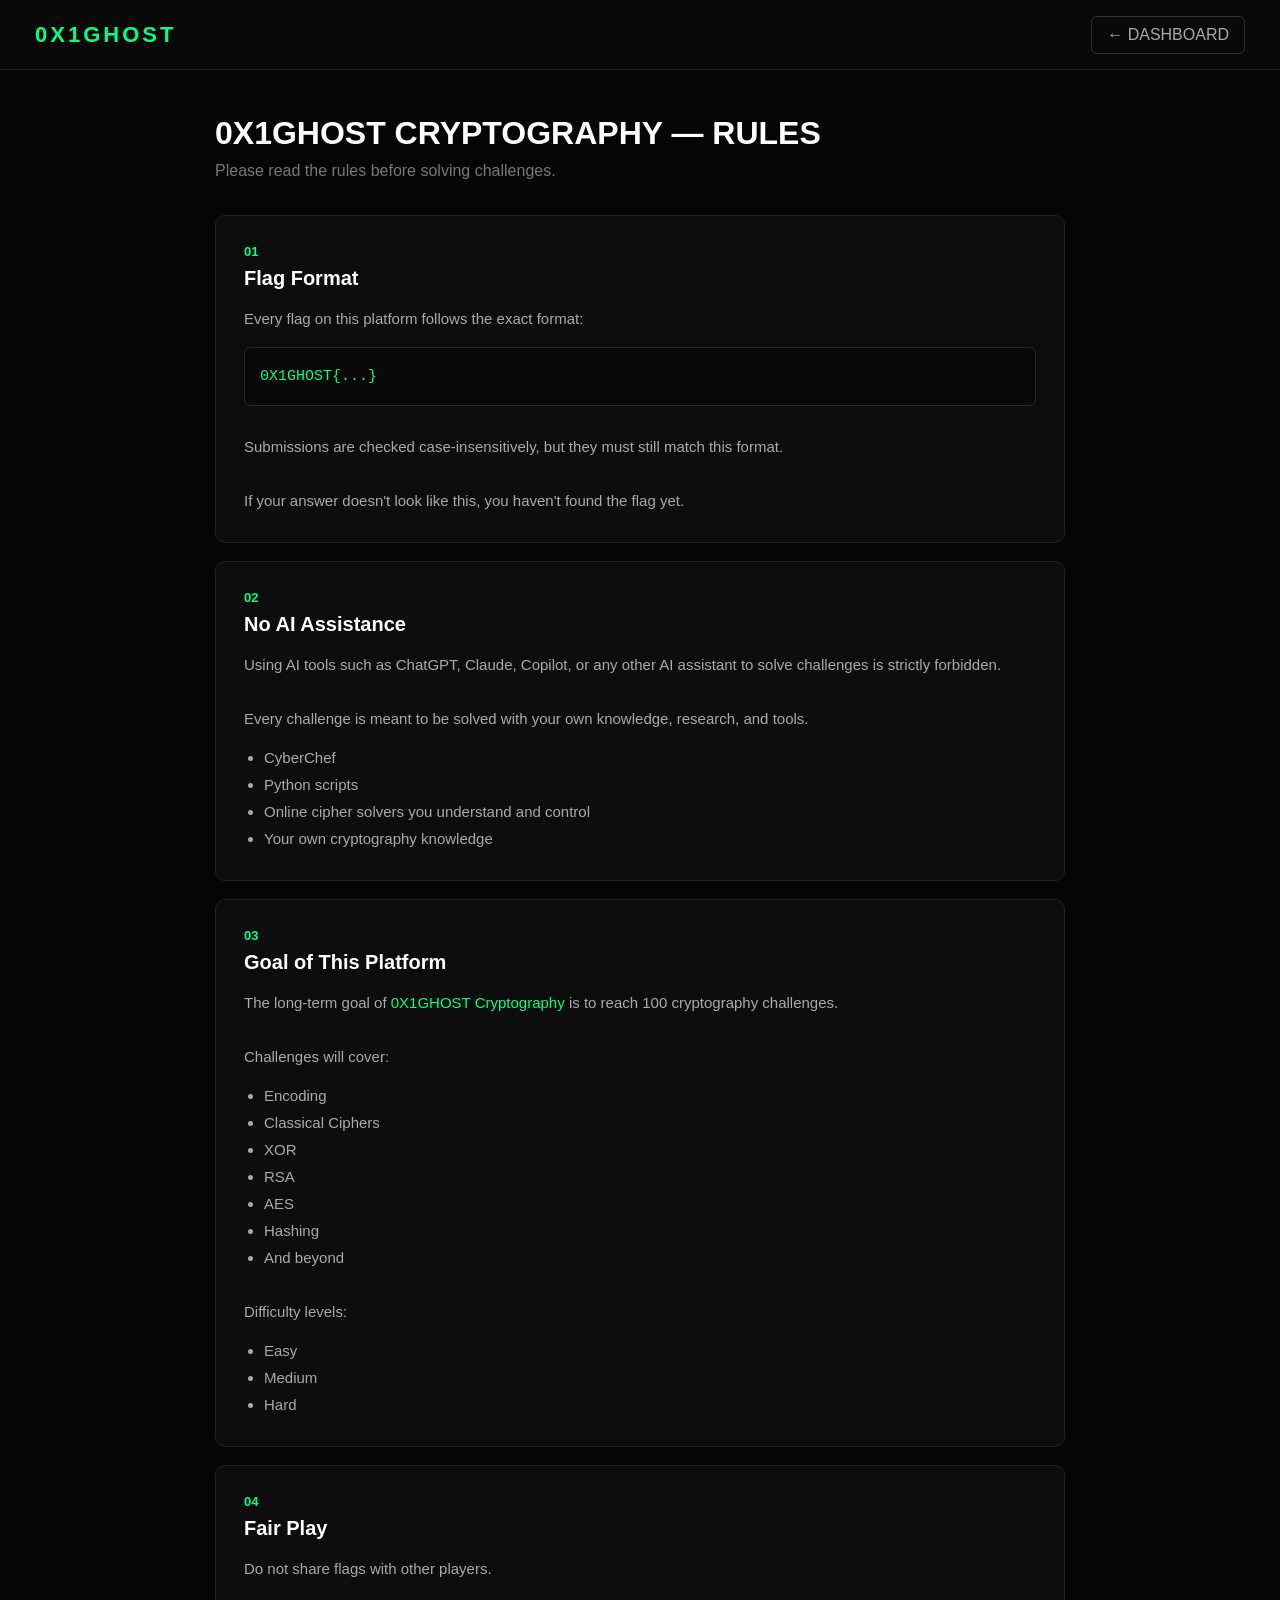
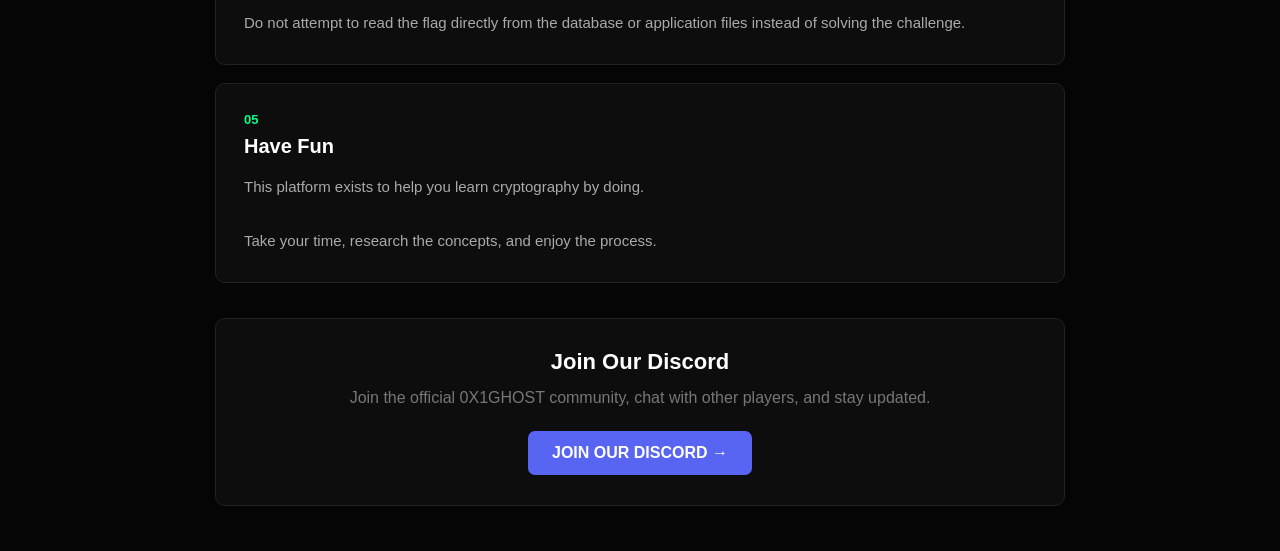
<file: rules.html>
<!DOCTYPE html>
<html lang="en">
<head>
    <meta charset="UTF-8">
    <meta name="viewport" content="width=device-width, initial-scale=1.0">

    <title>Rules | 0X1GHOST</title>

    <!-- FAVICON -->
    <link rel="icon" type="image/png" href="favicon.png">

    <style>
        * {
            margin: 0;
            padding: 0;
            box-sizing: border-box;
            font-family: Arial, Helvetica, sans-serif;
        }

        body {
            min-height: 100vh;
            background: #050505;
            color: white;
        }

        .navbar {
            height: 70px;
            border-bottom: 1px solid #222;
            background: #090909;
            display: flex;
            align-items: center;
            justify-content: space-between;
            padding: 0 35px;
        }

        .logo {
            color: #00ff88;
            font-size: 22px;
            font-weight: bold;
            letter-spacing: 3px;
        }

        .back-btn {
            text-decoration: none;
            color: #aaa;
            border: 1px solid #333;
            padding: 9px 15px;
            border-radius: 6px;
            transition: 0.2s;
        }

        .back-btn:hover {
            border-color: #00ff88;
            color: #00ff88;
        }

        .container {
            width: 100%;
            max-width: 900px;
            margin: auto;
            padding: 45px 25px;
        }

        .page-title {
            font-size: 32px;
            margin-bottom: 10px;
        }

        .subtitle {
            color: #777;
            margin-bottom: 35px;
        }

        .rule-card {
            background: #0d0d0d;
            border: 1px solid #222;
            border-radius: 10px;
            padding: 28px;
            margin-bottom: 18px;
        }

        .rule-number {
            color: #00ff88;
            font-weight: bold;
            font-size: 13px;
            margin-bottom: 8px;
        }

        .rule-title {
            font-size: 20px;
            margin-bottom: 15px;
        }

        .rule-text {
            color: #aaa;
            line-height: 1.8;
            font-size: 15px;
        }

        .flag {
            display: block;
            margin-top: 15px;
            padding: 15px;
            background: #080808;
            border: 1px solid #292929;
            border-radius: 7px;
            color: #00ff88;
            font-family: monospace;
        }

        .rule-list {
            margin-top: 12px;
            padding-left: 20px;
            color: #aaa;
            line-height: 1.8;
        }

        .highlight {
            color: #00ff88;
        }

        /* DISCORD BUTTON */

        .discord-section {
            text-align: center;
            margin-top: 35px;
            padding: 30px;
            background: #0d0d0d;
            border: 1px solid #222;
            border-radius: 10px;
        }

        .discord-section h2 {
            font-size: 22px;
            margin-bottom: 10px;
        }

        .discord-section p {
            color: #777;
            line-height: 1.6;
            margin-bottom: 20px;
        }

        .discord-btn {
            display: inline-block;
            padding: 13px 24px;
            background: #5865F2;
            color: white;
            text-decoration: none;
            font-weight: bold;
            border-radius: 7px;
            transition: 0.2s;
        }

        .discord-btn:hover {
            transform: translateY(-2px);
            box-shadow: 0 0 25px rgba(88, 101, 242, 0.35);
        }

        @media (max-width: 600px) {

            .navbar {
                padding: 0 18px;
            }

            .container {
                padding: 30px 18px;
            }

            .rule-card {
                padding: 22px;
            }

            .page-title {
                font-size: 27px;
            }

            .discord-section {
                padding: 24px;
            }
        }
    </style>
</head>

<body>

    <nav class="navbar">

        <div class="logo">
            0X1GHOST
        </div>

        <a href="dashboard.html" class="back-btn">
            ← DASHBOARD
        </a>

    </nav>


    <main class="container">

        <h1 class="page-title">
            0X1GHOST CRYPTOGRAPHY — RULES
        </h1>

        <p class="subtitle">
            Please read the rules before solving challenges.
        </p>


        <section class="rule-card">

            <div class="rule-number">01</div>

            <h2 class="rule-title">
                Flag Format
            </h2>

            <div class="rule-text">

                Every flag on this platform follows the exact format:

                <span class="flag">
                    0X1GHOST{...}
                </span>

                <br>

                Submissions are checked case-insensitively, but they must
                still match this format.

                <br><br>

                If your answer doesn't look like this, you haven't found
                the flag yet.

            </div>

        </section>


        <section class="rule-card">

            <div class="rule-number">02</div>

            <h2 class="rule-title">
                No AI Assistance
            </h2>

            <div class="rule-text">

                Using AI tools such as ChatGPT, Claude, Copilot, or any
                other AI assistant to solve challenges is strictly forbidden.

                <br><br>

                Every challenge is meant to be solved with your own
                knowledge, research, and tools.

                <ul class="rule-list">
                    <li>CyberChef</li>
                    <li>Python scripts</li>
                    <li>Online cipher solvers you understand and control</li>
                    <li>Your own cryptography knowledge</li>
                </ul>

            </div>

        </section>


        <section class="rule-card">

            <div class="rule-number">03</div>

            <h2 class="rule-title">
                Goal of This Platform
            </h2>

            <div class="rule-text">

                The long-term goal of
                <span class="highlight">
                    0X1GHOST Cryptography
                </span>
                is to reach 100 cryptography challenges.

                <br><br>

                Challenges will cover:

                <ul class="rule-list">
                    <li>Encoding</li>
                    <li>Classical Ciphers</li>
                    <li>XOR</li>
                    <li>RSA</li>
                    <li>AES</li>
                    <li>Hashing</li>
                    <li>And beyond</li>
                </ul>

                <br>

                Difficulty levels:

                <ul class="rule-list">
                    <li>Easy</li>
                    <li>Medium</li>
                    <li>Hard</li>
                </ul>

            </div>

        </section>


        <section class="rule-card">

            <div class="rule-number">04</div>

            <h2 class="rule-title">
                Fair Play
            </h2>

            <div class="rule-text">

                Do not share flags with other players.

                <br><br>

                Do not attempt to read the flag directly from the database
                or application files instead of solving the challenge.

            </div>

        </section>


        <section class="rule-card">

            <div class="rule-number">05</div>

            <h2 class="rule-title">
                Have Fun
            </h2>

            <div class="rule-text">

                This platform exists to help you learn cryptography by doing.

                <br><br>

                Take your time, research the concepts, and enjoy the process.

            </div>

        </section>


        <!-- DISCORD -->

        <section class="discord-section">

            <h2>
                Join Our Discord
            </h2>

            <p>
                Join the official 0X1GHOST community,
                chat with other players, and stay updated.
            </p>

            <a
                href="https://discord.gg/RdSyYuSVqM"
                target="_blank"
                rel="noopener noreferrer"
                class="discord-btn"
            >
                JOIN OUR DISCORD →
            </a>

        </section>

    </main>

</body>
</html>
</file>
